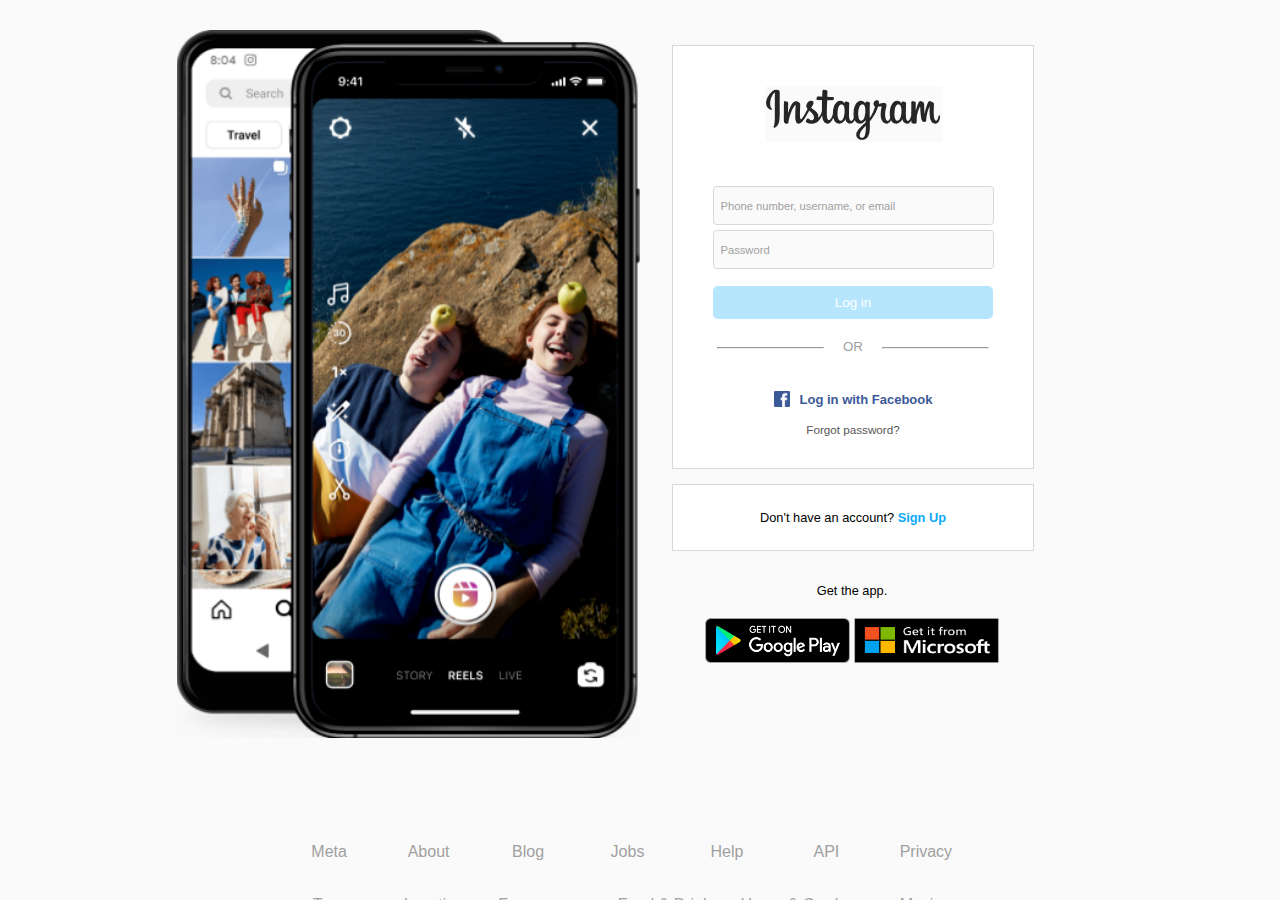
<file: index.html>
<!DOCTYPE html>
<html lang="en">
<head>
    <meta charset="UTF-8">
    <meta http-equiv="X-UA-Compatible" content="IE=edge">
    <meta name="viewport" content="width=device-width, initial-scale=1.0">
    <title>Ingstar</title>
    <link rel="stylesheet" href="style.css">
</head>
<body>
<div id="full-body">
    <main>
        <section id="kiri">
            <img src="img/ig1.png" alt="screen capture" class="gbig">
            <!-- <img src="img/ig2.png" alt="screen capture" class="gbig"> -->
            <img src="img/ig4.png" alt="screen capture" class="gbig">
            <img src="img/ig3.png" alt="screen capture" class="gbig">
        </section><section id="kanan">

            <div id="cover-kanan">
                <article id="form">
                    <div>
                        <img src="img/logo.png" alt="logo instagram" class="ig">
                    </div>
                    <div>

                        <form>
                            <div>
                                <input type="email" value="" id="uname" placeholder="Phone number, username, or email" oninput="keatas1()" required>
                                <span id="unamelbl"><label for="uname">Phone number, username, or email</label></span>
                            </div>
                            <div id="unamelbl2">
                                <input type="password" value="" placeholder="Password" id="pass" oninput="keatas2()" required>
                                <span id="unamelb3"><label for="pass">Password</label></span><span id="unamelb23" onclick="show()">Show</span><span id="unamelb24" onclick="hide()">Hide</span>
                            </div>
                            <div id="buttonlogin">
                                <button id="login" disabled>Log in</button>
                            </div>
                        </form>

                        <div id="pemisah"><hr class="kiri"><sup>OR</sup><hr></div>

                        <div id="fblogin">
                            <a href="#"><img src="img/fb.webp" alt="logo fb" id="fblogo"><span>Log in with Facebook</span></a>
                            <p>Forgot password?</p>
                        </div>
                    </div>
                </article>

                <article id="signUp">
                    <div>
                        Don't have an account? <a href="#">Sign Up</a>
                    </div>
                </article>

                <article id="getapp">
                    <p>Get the app.</p>
                    <img src="img/gplay.png" alt="" class="app-img">
                    <img src="img/microsoft.png" alt="" class="app-img">
                </article>
            </div>
        </section>
    </main>
    <footer>
        <div>
            <span>Meta</span>
            <span>About</span>
            <span>Blog</span>
            <span>Jobs</span>
            <span>Help</span>
            <span>API</span>
            <span>Privacy</span>
            <span>Terms</span>
            <span>Location</span>
            <span>Fenomenom</span>
            <span>Food & Drink</span>
            <span>Home & Garden</span>
            <span>Music</span>
            <span>Videos</span>
            <span>Books</span>
            <p>@2022 Duplicated by Ms Ebta</p>
        </div>
    </footer>
</div>
<script>
    /*==========================================================================
    |||||||||||||||||||||||||||Formulir section||||||||||||||||||||||||||||||||||
    ===========================================================================*/ 
    const inputUname = document.getElementById("uname");
    const inputPass = document.getElementById("pass");
    function keatas1(){
        if ( inputUname.value.length<1 ) {
            document.getElementById("unamelbl").style.visibility = "hidden";
        } else {
            document.getElementById("unamelbl").style.visibility = "visible";
        }
        if ( inputUname.value.length>1 && inputPass.value.length>5 ) {
            document.getElementById('login').removeAttribute("disabled");
        } else {
            document.getElementById('login').setAttribute("disabled", "");
        }
    }
    function keatas2(){
        if ( inputPass.value.length<1 ) {
            document.getElementById("unamelb3").style.visibility = "hidden";
            document.getElementById("unamelb23").style.visibility = "hidden";
            document.getElementById("unamelb24").style.visibility = "hidden";
        } else {
            document.getElementById("unamelb3").style.visibility = "visible";
            document.getElementById("unamelb23").style.visibility = "visible";
            document.getElementById("unamelb24").style.visibility = "visible";
        }
        if ( inputUname.value.length>1 && inputPass.value.length>5 ) {
            document.getElementById('login').removeAttribute("disabled");
        } else {
            document.getElementById('login').setAttribute("disabled", "");
        }
    }
    function show() {
        var x = inputPass;
        if (x.type === "password") {
            x.type = "text";
        } else {
            x.type = "password";
        }
        document.getElementById("unamelb23").style.display = "none";
        document.getElementById("unamelb24").style.display = "inline-block";
    }
    function hide() {
        var x = inputPass;
        if (x.type === "password") {
            x.type = "text";
        } else {
            x.type = "password";
        }
        document.getElementById("unamelb23").style.display = "inline-block";
        document.getElementById("unamelb24").style.display = "none";
    }


    /*==========================================================================
    |||||||||||||||||||||||||||Captur Section|||||||||||||||||||||||||||||||||||
    ===========================================================================*/ 
    var myIndex = 0;
    carousel();

    function carousel() {
    var i;
    var x = document.getElementsByClassName("gbig");
    for (i = 0; i < x.length; i++) {
        x[i].style.display = "none";  
    }
    myIndex++;
    if (myIndex > x.length) {myIndex = 1}    
        x[myIndex-1].style.display = "block";  
        setTimeout(carousel, 2000); // Change image every 2 seconds
    }
</script>
</body>
</html>
</file>
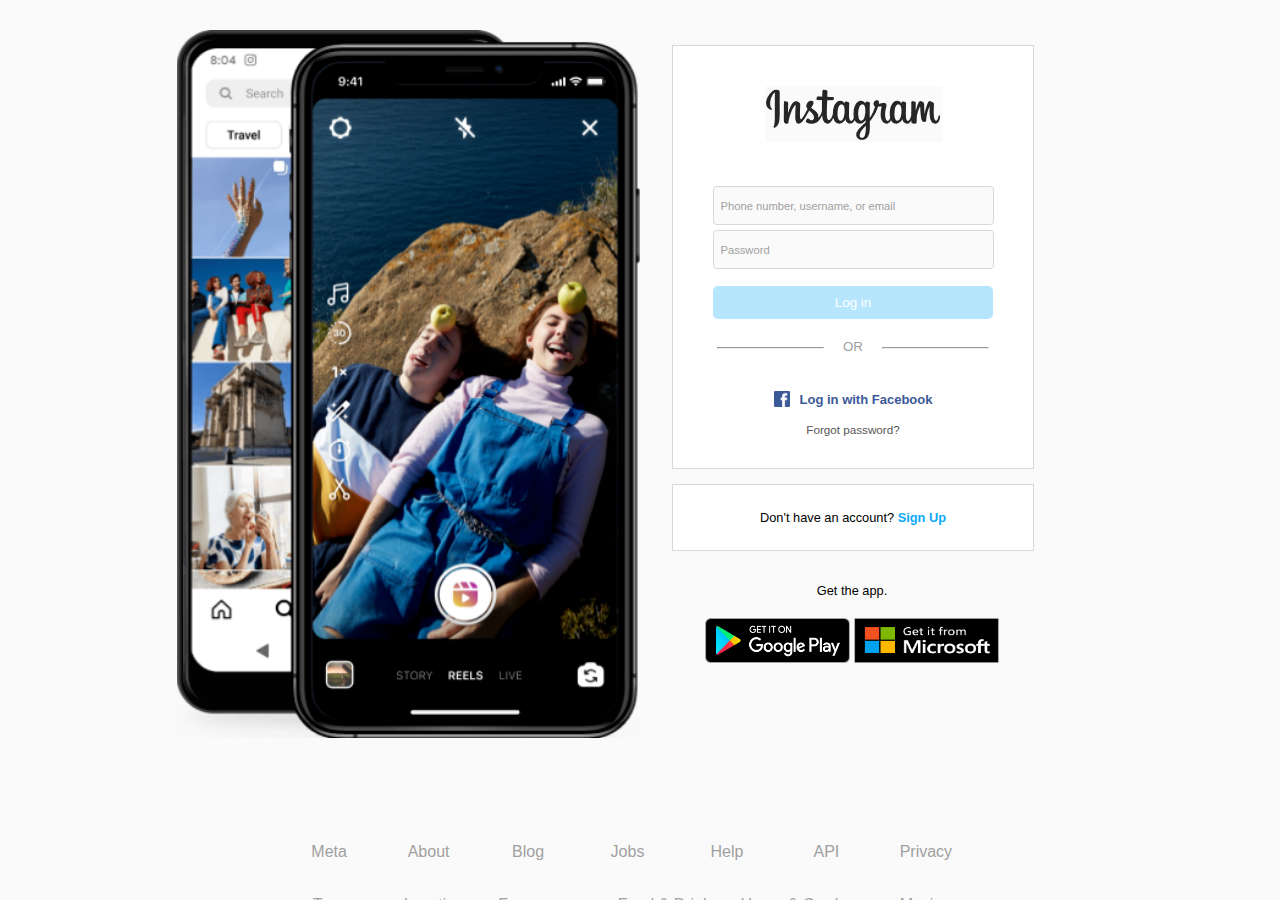
<file: task-2.html>
<!DOCTYPE html>
<html lang="en">
<head>
    <meta charset="UTF-8">
    <meta http-equiv="X-UA-Compatible" content="IE=edge">
    <meta name="viewport" content="width=device-width, initial-scale=1.0">
    <title>Ingstar</title>
    <link rel="stylesheet" href="style.css">
</head>
<body>
<div id="full-body">
    <main>
        <section id="kiri">
            <img src="img/ig1.png" alt="screen capture" class="gbig">
            <!-- <img src="img/ig2.png" alt="screen capture" class="gbig"> -->
            <img src="img/ig4.png" alt="screen capture" class="gbig">
            <img src="img/ig3.png" alt="screen capture" class="gbig">
        </section><section id="kanan">

            <div id="cover-kanan">
                <article id="form">
                    <div>
                        <img src="img/logo.png" alt="logo instagram" class="ig">
                    </div>
                    <div>

                        <form action="">
                            <div>
                                <input type="email" value="" id="uname" placeholder="Phone number, username, or email" oninput="keatas1()" required>
                                <span id="unamelbl"><label for="uname">Phone number, username, or email</label></span>
                            </div>
                            <div id="unamelbl2">
                                <input type="password" value="" placeholder="Password" id="pass" oninput="keatas2()" required>
                                <span id="unamelb3"><label for="pass">Password</label></span><span id="unamelb23" onclick="show()">Show</span><span id="unamelb24" onclick="hide()">Hide</span>
                            </div>
                            <div id="buttonlogin">
                                <button id="login" disabled>Log in</button>
                            </div>
                        </form>

                        <div id="pemisah"><hr class="kiri"><sup>OR</sup><hr></div>

                        <div id="fblogin">
                            <a href="#"><img src="img/fb.webp" alt="logo fb" id="fblogo"><span>Log in with Facebook</span></a>
                            <p>Forgot password?</p>
                        </div>
                    </div>
                </article>

                <article id="signUp">
                    <div>
                        Don't have an account? <a href="#">Sign Up</a>
                    </div>
                </article>

                <article id="getapp">
                    <p>Get the app.</p>
                    <img src="img/gplay.png" alt="" class="app-img">
                    <img src="img/microsoft.png" alt="" class="app-img">
                </article>
            </div>
        </section>
    </main>
    <footer>
        <div>
            <span>Meta</span>
            <span>About</span>
            <span>Blog</span>
            <span>Jobs</span>
            <span>Help</span>
            <span>API</span>
            <span>Privacy</span>
            <span>Terms</span>
            <span>Location</span>
            <span>Fenomenom</span>
            <span>Food & Drink</span>
            <span>Home & Garden</span>
            <span>Music</span>
            <span>Videos</span>
            <span>Books</span>
            <p>@2022 Duplicated by Ms Ebta</p>
        </div>
    </footer>
</div>
<script>
    /*==========================================================================
    |||||||||||||||||||||||||||Formulir section||||||||||||||||||||||||||||||||||
    ===========================================================================*/ 
    const inputUname = document.getElementById("uname");
    const inputPass = document.getElementById("pass");
    function keatas1(){
        if ( inputUname.value.length<1 ) {
            document.getElementById("unamelbl").style.visibility = "hidden";
        } else {
            document.getElementById("unamelbl").style.visibility = "visible";
        }
        if ( inputUname.value.length>1 && inputPass.value.length>5 ) {
            document.getElementById('login').removeAttribute("disabled");
        } else {
            document.getElementById('login').setAttribute("disabled", "");
        }
    }
    function keatas2(){
        if ( inputPass.value.length<1 ) {
            document.getElementById("unamelb3").style.visibility = "hidden";
            document.getElementById("unamelb23").style.visibility = "hidden";
            document.getElementById("unamelb24").style.visibility = "hidden";
        } else {
            document.getElementById("unamelb3").style.visibility = "visible";
            document.getElementById("unamelb23").style.visibility = "visible";
            document.getElementById("unamelb24").style.visibility = "visible";
        }
        if ( inputUname.value.length>1 && inputPass.value.length>5 ) {
            document.getElementById('login').removeAttribute("disabled");
        } else {
            document.getElementById('login').setAttribute("disabled", "");
        }
    }
    function show() {
        var x = inputPass;
        if (x.type === "password") {
            x.type = "text";
        } else {
            x.type = "password";
        }
        document.getElementById("unamelb23").style.display = "none";
        document.getElementById("unamelb24").style.display = "inline-block";
    }
    function hide() {
        var x = inputPass;
        if (x.type === "password") {
            x.type = "text";
        } else {
            x.type = "password";
        }
        document.getElementById("unamelb23").style.display = "inline-block";
        document.getElementById("unamelb24").style.display = "none";
    }


    /*==========================================================================
    |||||||||||||||||||||||||||Captur Section|||||||||||||||||||||||||||||||||||
    ===========================================================================*/ 
    var myIndex = 0;
    carousel();

    function carousel() {
    var i;
    var x = document.getElementsByClassName("gbig");
    for (i = 0; i < x.length; i++) {
        x[i].style.display = "none";  
    }
    myIndex++;
    if (myIndex > x.length) {myIndex = 1}    
        x[myIndex-1].style.display = "block";  
        setTimeout(carousel, 2000); // Change image every 2 seconds
    }
</script>
</body>
</html>
</file>
<file: style.css>
/*=============================================================
|||||||||||||||||||||||Display Full Body|||||||||||||||||||||||
=============================================================*/
html, body {
	margin: 0;
	padding: 0;
	width: 100%;
	height: 100%;
    overflow: hidden;
}
#full-body {
	width: 100%;
	height: 100%;
    padding: 0;
    margin: 0;
    overflow-x: hidden;
    overflow-y: auto;
}
body {
    font-family: Arial, Helvetica, sans-serif;
}
/*=============================================================*/


/*=============================================================
|||||||||||||||||||||||Display Main Body|||||||||||||||||||||||
=============================================================*/
main {
    min-height: 82%;
    background-color: rgb(250, 250, 250);
    text-align: center;
    display: flex;
    flex-direction: row;
}
    /*=====================================================
    ||||||||||||||||||Display Section kiri|||||||||||||||||
    =======================================================*/
    main #kiri {
        display: flex;
        min-height: 100%;
        flex: 50%;
        background-color: rgb(250, 250, 250);
        margin-right: 0;
        justify-content: right;
    }
    #kiri .gbig {
        margin-top: 30px;
        height: auto;
    }
    /*=====================================================*/

    /*=====================================================
    |||||||||||||||||||Display aside kanan|||||||||||||||||
    =======================================================*/
    main #kanan {
        display: inline-block;
        min-height: 100%;
        flex: 50%;
        background-color: rgb(250, 250, 250);
        text-align: center;
    }
            /*========================================================
            |||||||||||||||||||Display flex box kanan|||||||||||||||||
            =========================================================*/
            #kanan #form {
                flex: 50%;
                margin-top: 45px;
                margin-left: 32px;
                width: 360px;
                background-color: white;
                border: 0.5px solid rgb(216, 216, 216);
            }
            #kanan #form div {
                width: 100%;
                min-width: 360px;
            }
            /*=============================================================
            ||||||||||||||||||||||||Display signup|||||||||||||||||||||||||
            =============================================================*/
            #signUp {
                margin-top: 15px;
                margin-left: 32px;
                width: 360px;
                background-color: white;
                border: 0.5px solid rgb(216, 216, 216);
                padding-top: 25px;
                padding-bottom: 25px;
                font-size: 0.8rem;
            }
            #signUp div {
                width: 100%;
                min-width: 360px;
            }
            #signUp a {
                color: rgb(13, 169, 253);
                text-decoration: none;
                font-weight: bold;
            }
            /*=============================================================*/
            /*=============================================================
            ||||||||||||||||||||||||Display get app|||||||||||||||||||||||||
            =============================================================*/
            #getapp {
                margin-left: 32px;
                width: 360px;
                padding-top: 25px;
                padding-bottom: 25px;
                font-size: 0.8rem;
            }
            #getapp p {
                margin-top: 7px;
                margin-bottom: 20px;
            }
            .app-img {
                width: 145px;
                height: 45px;
            }
            #getapp {
                margin-bottom: 32px;
            }

    /* =================display logo=================== */
        #kanan article .ig {
            /* width: 180px; */
            margin-top: 40px;
            margin-bottom: 40px;
        }
    /* =================display input=================== */
        #kanan article form input {
            width: 75%;
            height: 35px;
            border-radius: 3.5px;
            margin-bottom: 5px;
            border: 0.5px solid rgb(216, 216, 216);
            padding-left: 7px;
            font-size: 0.7rem;
            background-color: rgb(250, 250, 250);
        } 
        #kanan article form input::-webkit-input-placeholder {
            color: rgb(160, 160, 160);
        }
        /* ============display label input============== */
            /* label usser name */
            #unamelbl {
                text-align: left;
                display: inline-block;
                width: 75%;
                height: 5px;
                border-radius: 3.5px;
                margin-bottom: 5px;
                padding-left: 7px;
                font-size: 0.7rem;
                color: rgb(160, 160, 160);
                transform: translateY(-46px);
                visibility: hidden;
            }
            /* label password */
            #unamelb3 {
                text-align: left;
                display: inline-block;
                width: 75%;
                height: 5px;
                margin-bottom: 5px;
                padding-left: 7px;
                font-size: 0.7rem;
                color: rgb(160, 160, 160);
                transform: translateY(-46px);
                visibility: hidden;
            }
            /* label show password */
            #unamelb23 {
                text-align: left;
                display: inline-block;
                width: 75%;
                height: 5px;
                margin-bottom: 5px;
                padding-left: 75%;
                font-size: 1rem;
                color: rgb(87, 87, 87);
                transform: translateY(-52px);
                visibility: hidden;
                justify-self: end;
            }
            /* label hide password */
            #unamelb24 {
                text-align: left;
                width: 75%;
                height: 5px;
                margin-bottom: 5px;
                padding-left: 75%;
                font-size: 1rem;
                color: rgb(87, 87, 87);
                transform: translateY(-52px);
                visibility: hidden;
                justify-self: end;
                display: none;
            }
            
        /* =================Penyesuaian Translasi=================== */
            #unamelbl2 {
                transform: translateY(-18px);
            }
            #unamelbl4 {
                transform: translateY(-30px);
            }
            #buttonlogin {
                transform: translateY(-50px);
            }

    /* =================display button=================== */
        #kanan article form button {
            width: 78%;
            height: 33px;
            border-radius: 5px;
            margin-top: 8px;
            border: none;
            background-color: rgb(13, 169, 253);
            color: white;
        }
        /* disable  button */
        #kanan article form button:disabled, #kanan article form button[disabled] {
            background-color: rgba(13, 169, 253, 0.3);
        }
    /*=====================================================*/

    /* =================display pemisah=================== */
        #pemisah {
            margin-top: 0;
            transform: translateY(-30px);
        }
        #pemisah hr {
            display: inline-block;
            width: 105px;
            color: rgb(160, 160, 160);
        }
        #pemisah sup {
            margin-right: 19px;
            margin-left: 19px;
            color: rgb(160, 160, 160);
        }
    /*=====================================================*/

    /* =================display Login fb=================== */
        #fblogo {
            height: 1rem;
            width: 1rem;
        }
        #fblogin span {
            display: inline-block;
            margin-left: 10px;
            transform: translateY(-3px);
            font-size: small;
            font-weight: bold;
            color: #3b5998;
        }
        #fblogin p {
            font-size: 0.73rem;
            color: rgb(87, 86, 86);
            margin-bottom: 32px;
        }
    /*=====================================================*/
    
@media (max-width: 875px) {
    main {
        flex-direction: column;
    }
    main #kiri {
        display: none;
    }
    main #kanan {
        min-height: 500px;
        display: flex;
        justify-content: center;
    }
    main #kanan #form {
        margin-left: 0;
    }
    main #kanan #signUp {
        margin-left: 0;
    }
    footer {
        display: none;
    }
}
/*=============================================================*/






/*=============================================================
||||||||||||||||||||||||Display Footer|||||||||||||||||||||||||
=============================================================*/
footer {
    min-height: 18%;
    padding-top: 70px;
    background-color: rgb(250, 250, 250);
    text-align: center;
}
footer div {
    margin-left: 20%;
    margin-right: 20%;
    padding-bottom: 50px;
}
footer span {
    display: inline-block;
    min-width: 70px;
    margin-right: 25px;
    margin-top: 35px;
    color: rgb(160, 160, 160);
}
footer p {
    text-align: center;
    margin-top: 35px;
    color: rgb(160, 160, 160);
}
/*=============================================================*/
</file>
